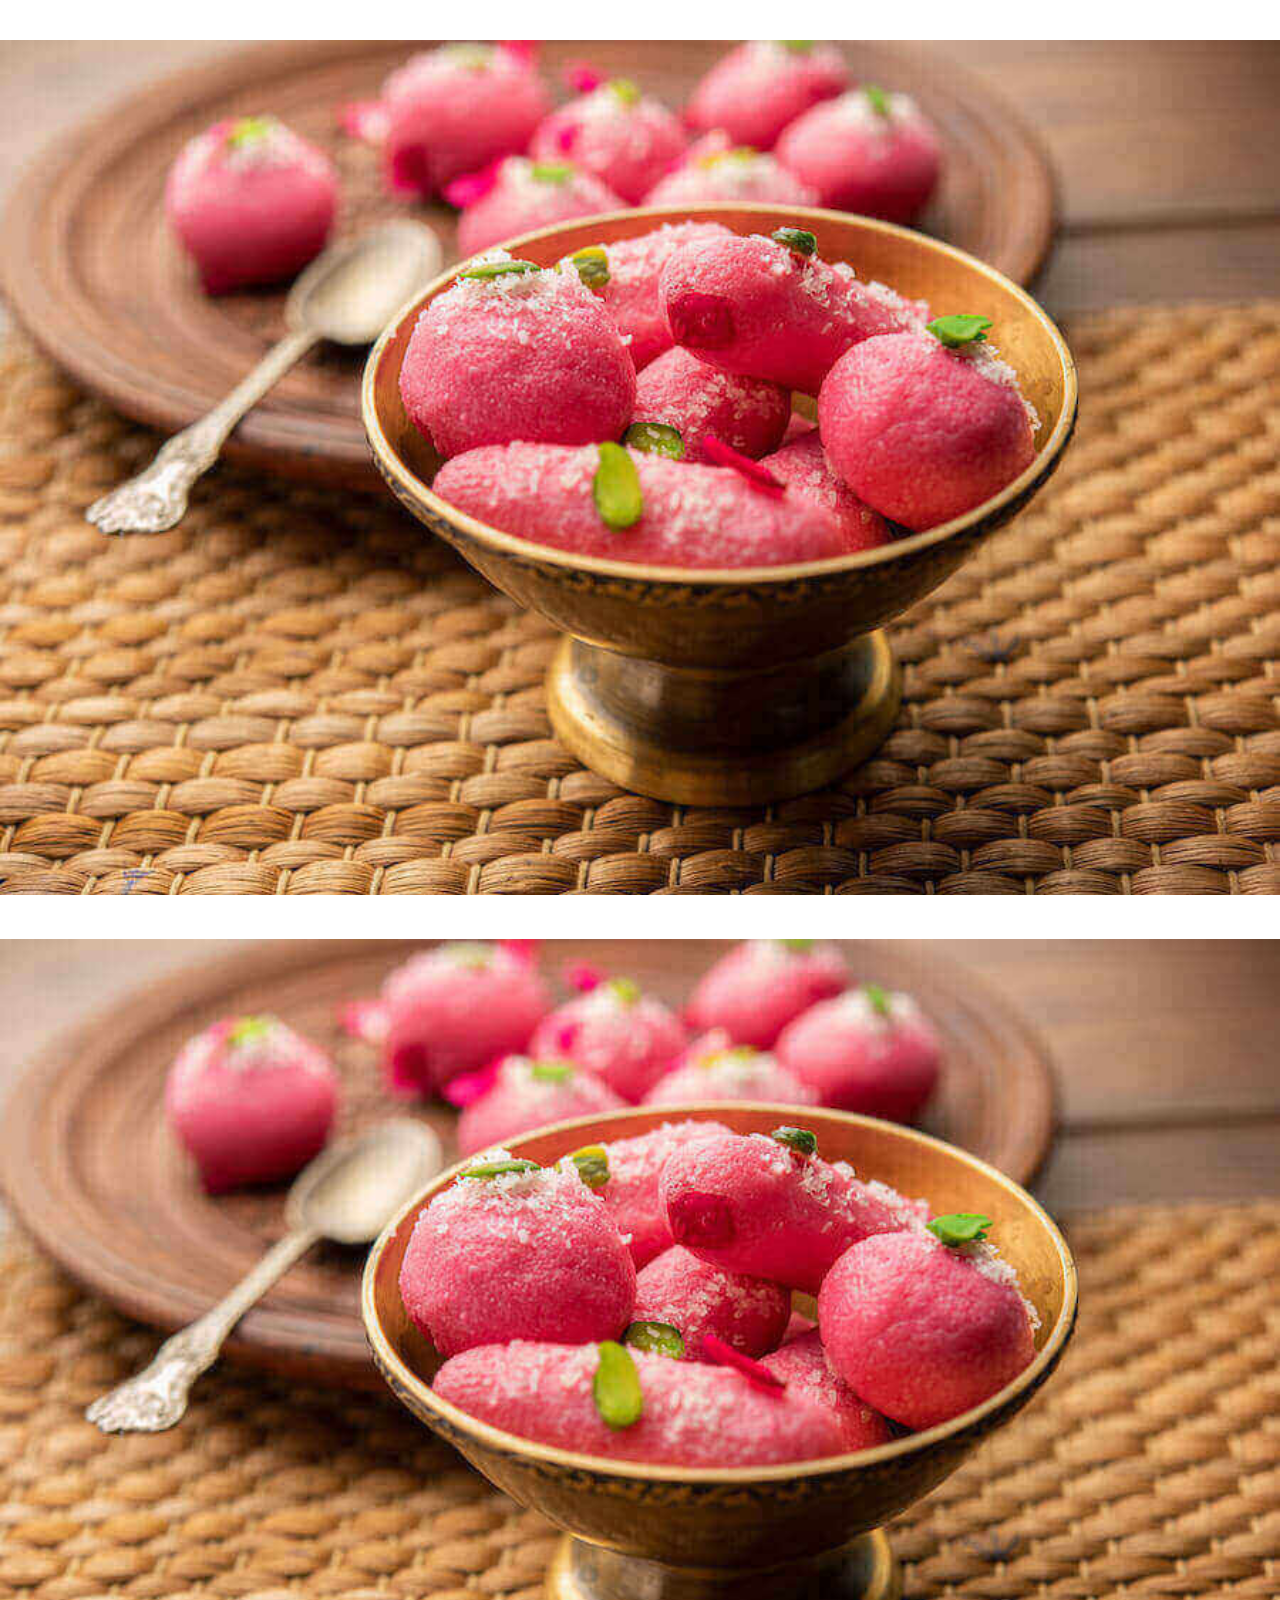
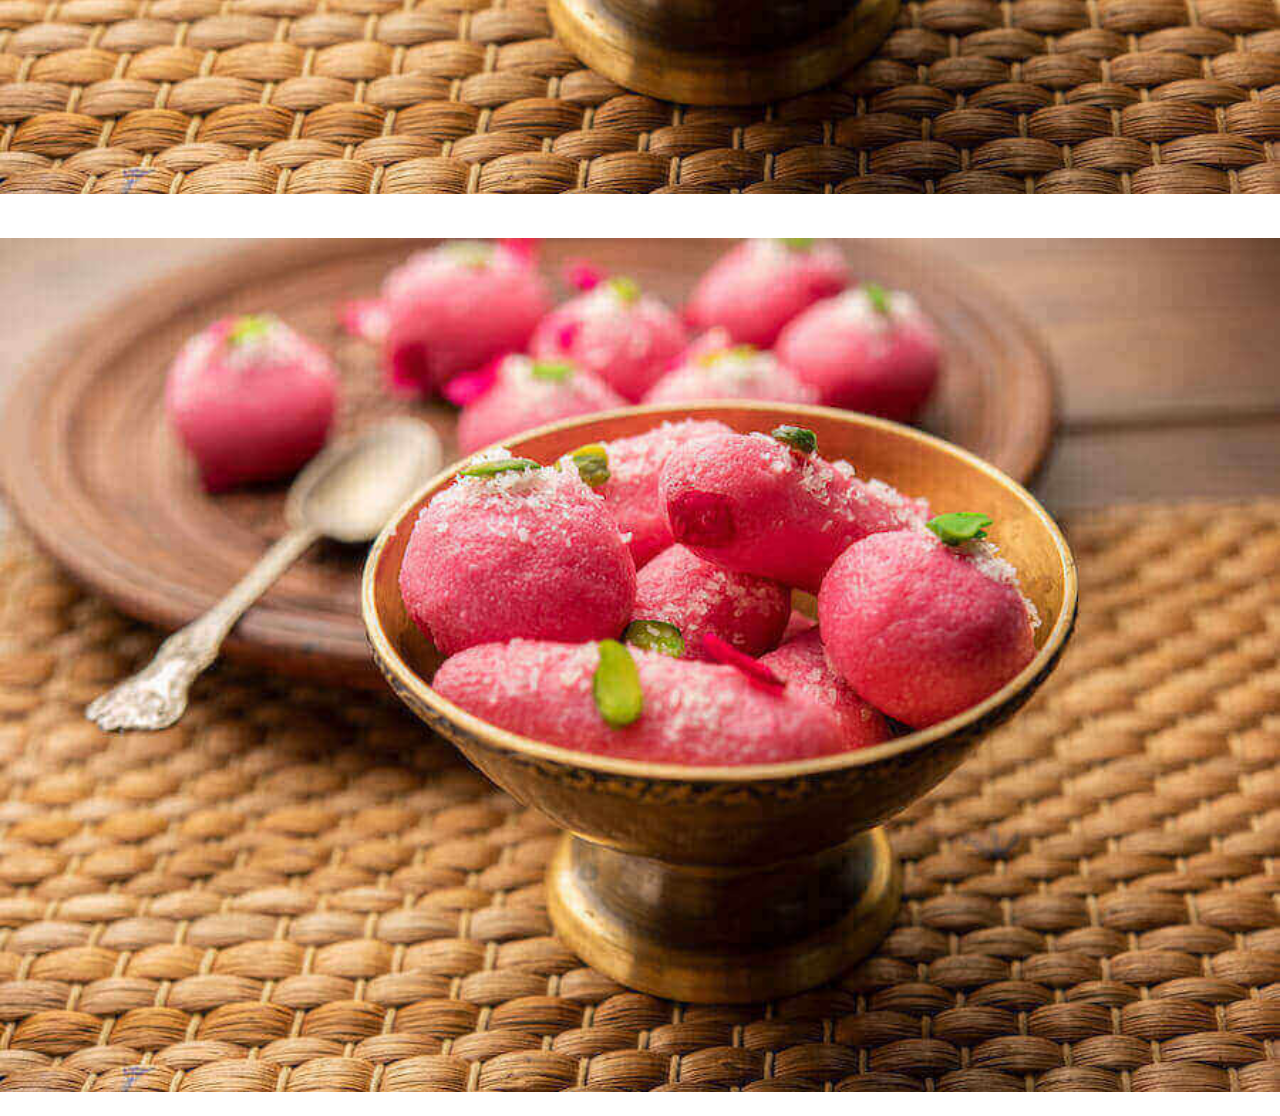
<file: col.html>
<!DOCTYPE html>
<html lang="en">
<head>
    <meta charset="UTF-8">
    <meta name="viewport" content="width=device-width, initial-scale=1.0">
    <title>Document</title>

    <link href="https://cdn.jsdelivr.net/npm/bootstrap@5.3.2/dist/css/bootstrap.min.css" rel="stylesheet" integrity="sha384-T3c6CoIi6uLrA9TneNEoa7RxnatzjcDSCmG1MXxSR1GAsXEV/Dwwykc2MPK8M2HN" crossorigin="anonymous">
<link rel="stylesheet" href="col.css">
</head>
<body>
    
<div class="container">
    <div class="row">
    
    <div class="col-md-4">
        <img src="pink-chumchum-pakistani-sweets-desserts.jpg" width="100%">
    
    </div>
    <div class="col-md-4">
        <img src="pink-chumchum-pakistani-sweets-desserts.jpg" width="100%">
    </div>
    
    <div class="col-md-4">
        <img src="pink-chumchum-pakistani-sweets-desserts.jpg" width="100%">
    </div>

    </div>
    </div>
</div>

    
</body>
</html>
</file>
<file: col.css>
*{
    margin: 0;
    padding: 0;
    color: #f2f2f2;
    box-sizing: border-box;
    font-family:'Lucida Sans', 'Lucida Sans Regular', 'Lucida Grande', 'Lucida Sans Unicode', Geneva, Verdana, sans-serif;
    }

    .col-md-4{
        margin-bottom: 20px;
       margin-top: 40px;
    }
</file>
